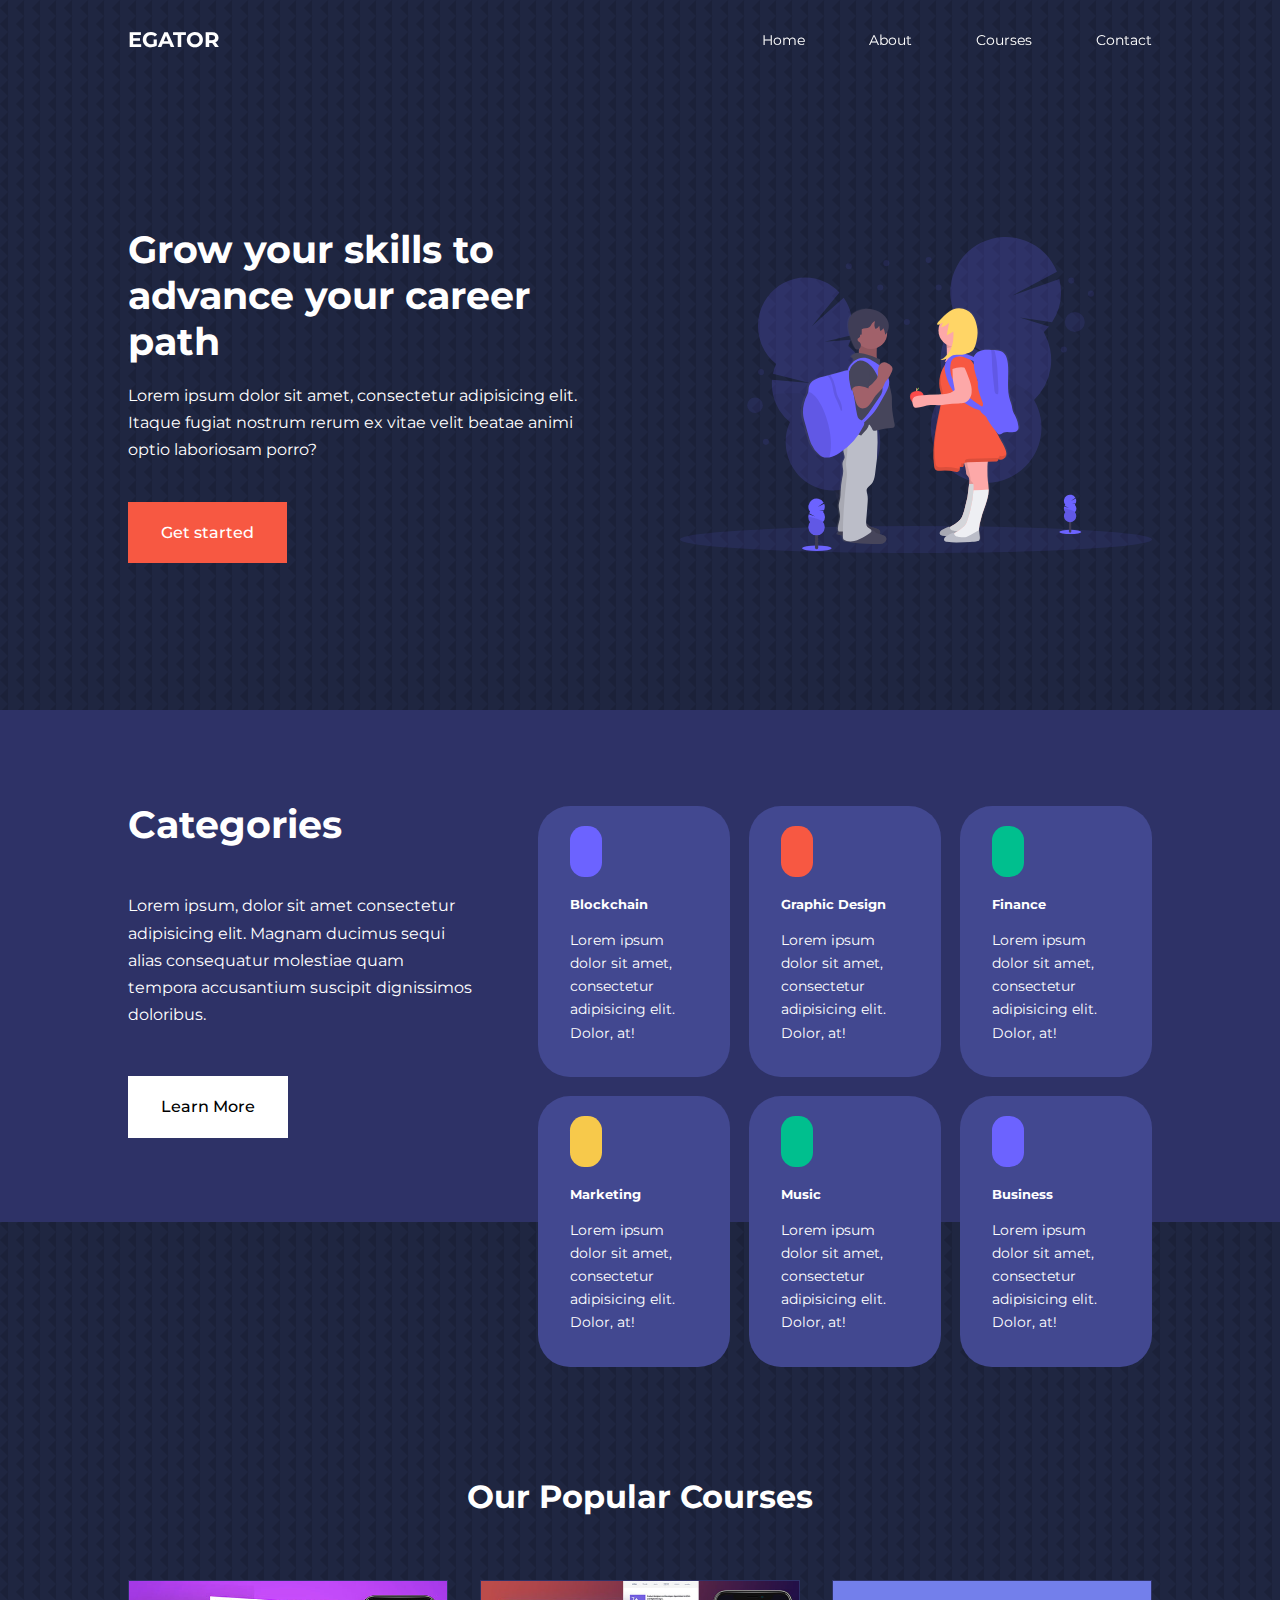
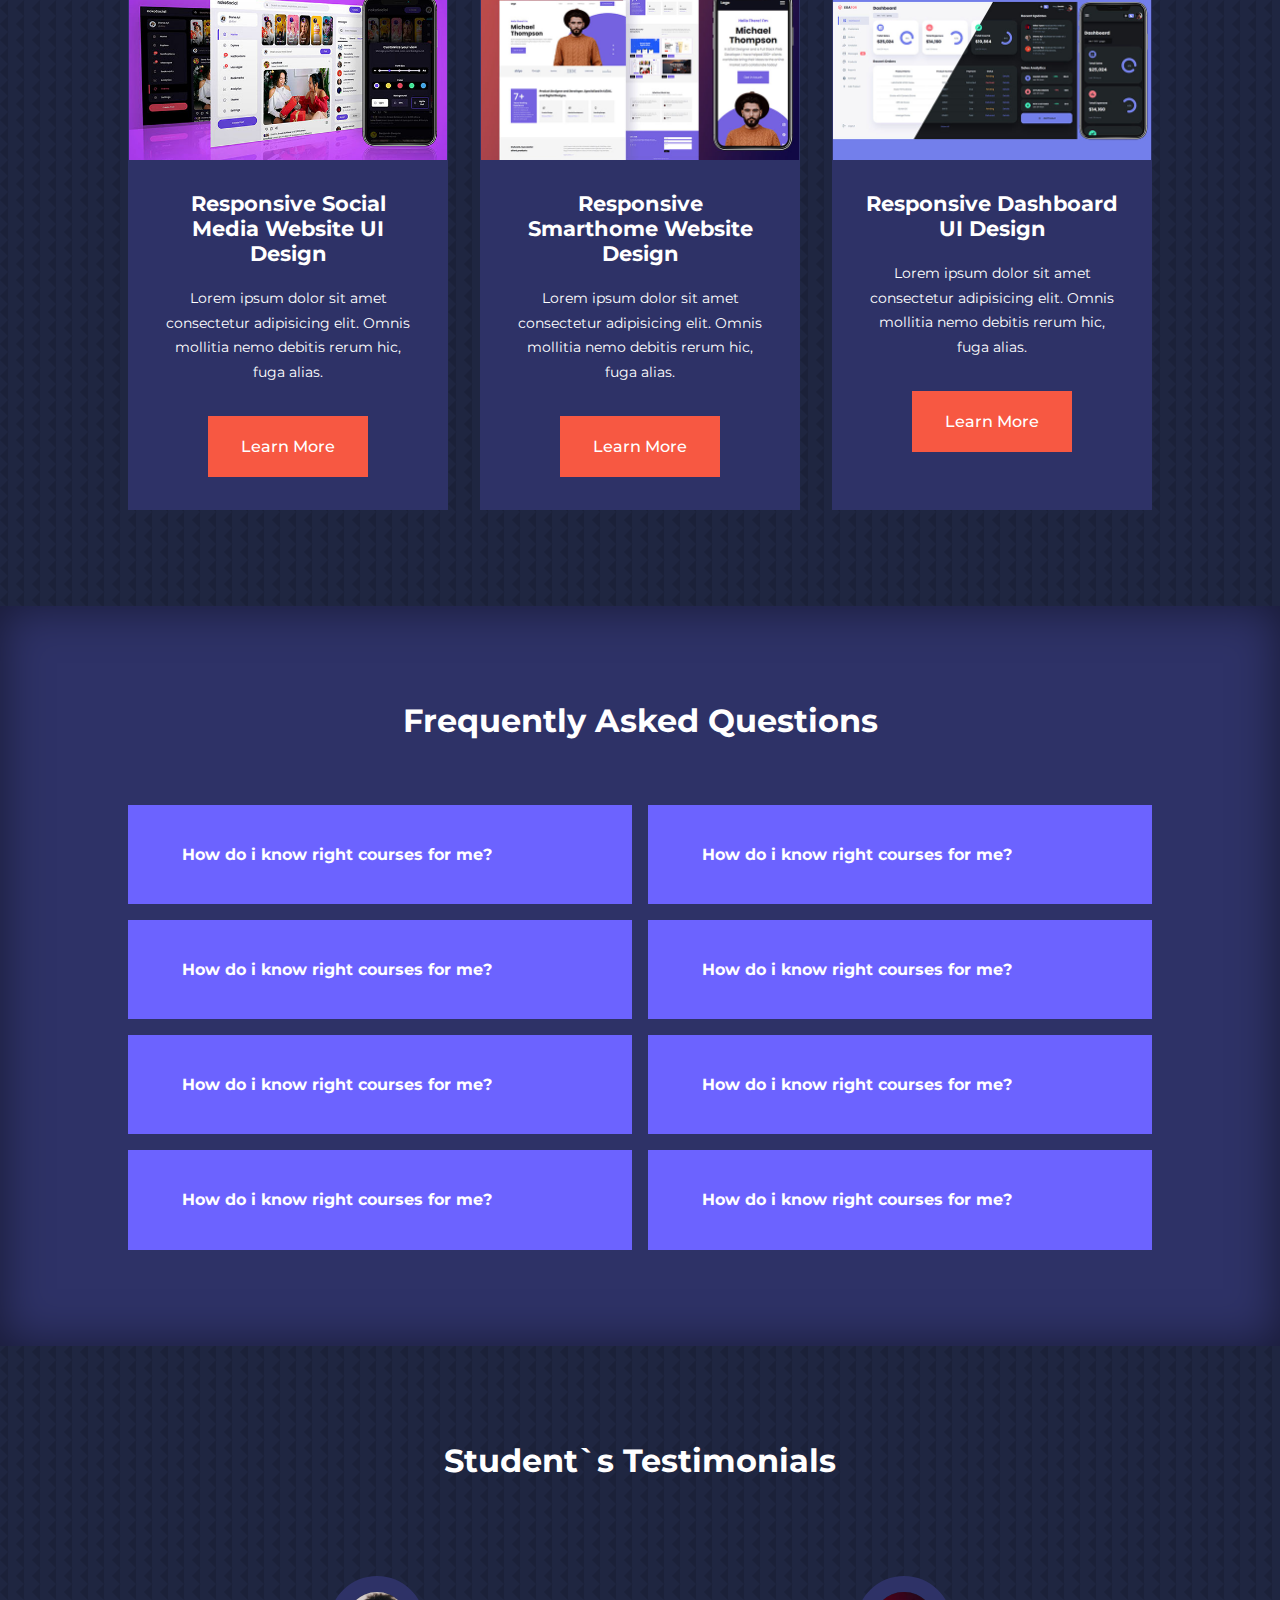
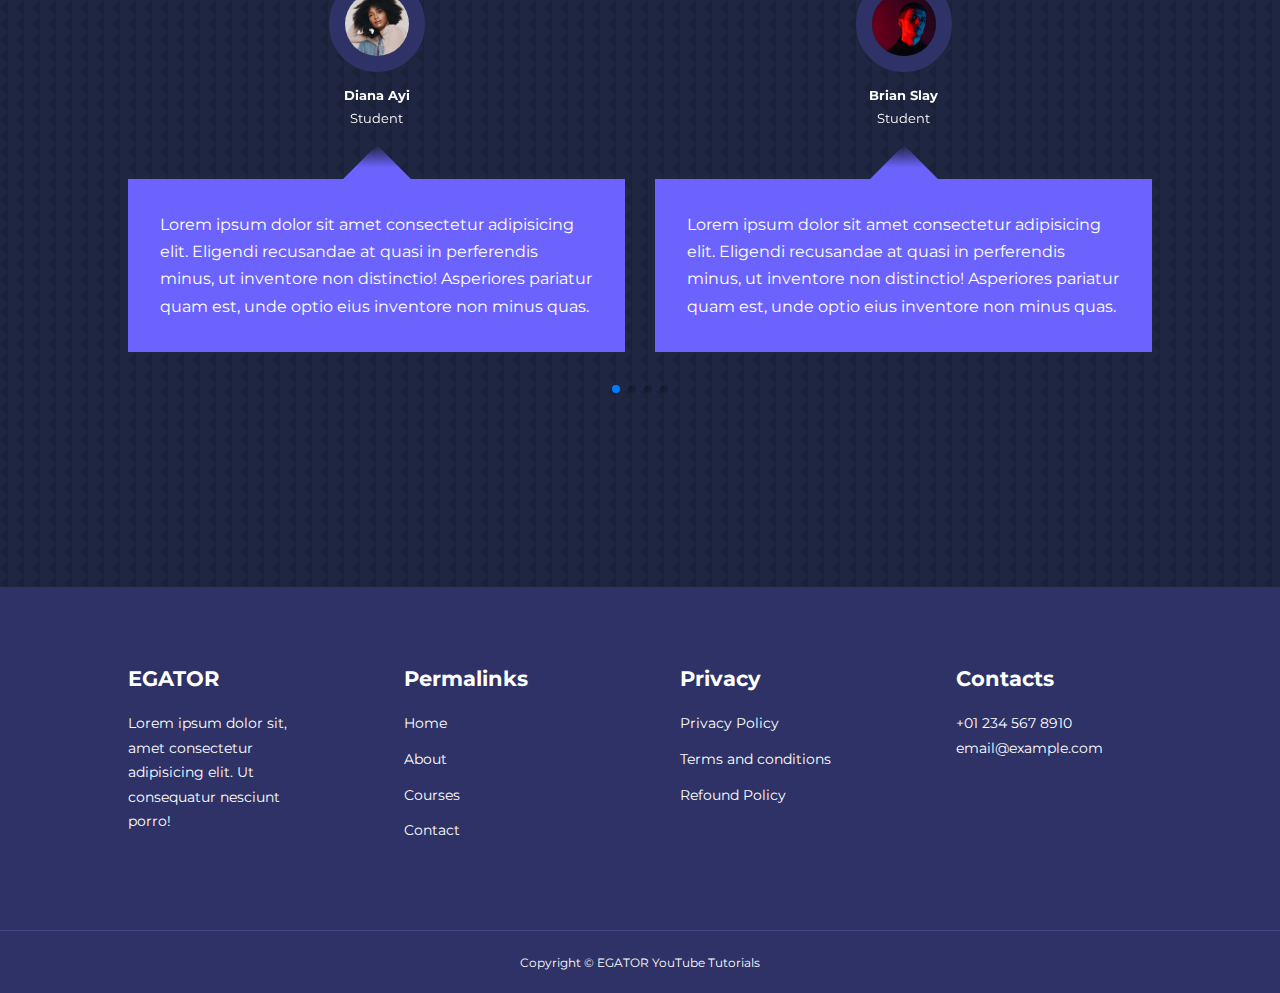
<file: index.html>
<!DOCTYPE html>
<html lang='en'>

<head>
  <meta charset='UTF-8'>
  <meta name='viewport' content='width=device-width, initial-scale=1.0'>

  <!--========== SWIPER CSS ==========-->
  <link rel="stylesheet" href="https://cdn.jsdelivr.net/npm/swiper@8/swiper-bundle.min.css">
  <!--========== UNICONS ICONS ==========-->
  <link rel="stylesheet" href="https://unicons.iconscout.com/release/v4.0.0/css/line.css">
  <!--========== CSS ==========-->
  <link rel='stylesheet' href='css/styles.css'>

  <!--========== SWIPER JS ==========-->
  <script src='https://cdn.jsdelivr.net/npm/swiper@8/swiper-bundle.min.js' defer></script>
  <!--========== JS ==========-->
  <script src='js/index.js' defer></script>
  <title>Multipage Website</title>

</head>
<body>

  <!--========== NAV ==========-->
  <nav>
    <div class="nav__container container">
      <a href="index.html"><h4>EGATOR</h4></a>

      <ul class="nav__menu">
        <li><a href="index.html">Home</a></li>
        <li><a href="about.html">About</a></li>
        <li><a href="courses.html">Courses</a></li>
        <li><a href="contact.html">Contact</a></li>
      </ul>

      <button id="open-menu-btn">
        <i class="uil uil-bars"></i>
      </button>

      <button class="close-menu-btn">
        <i class="uil uil-multiply"></i>
      </button>
    </div>
  </nav>

  <!--========== HEADER ==========-->
  <header>
    <div class="header__container container">
      <div class="header__left">
        <h1>Grow your skills to advance your career path</h1>

        <p>Lorem ipsum dolor sit amet, consectetur adipisicing elit. Itaque fugiat nostrum rerum ex vitae velit beatae animi optio laboriosam porro?</p>

        <a href="courses.html" class="btn btn-primary">
          Get started
        </a>
      </div>

      <div class="header__right">
        <div class="header__right-image">
          <img src="img/header.svg" alt="header image">
        </div>
      </div>
    </div>
  </header>

  <!--========== CATEGORIES ==========-->
  <section class="categories section">
    <div class="categories__container container">
      <div class="categories__left">
        <h1>Categories</h1>

        <p>Lorem ipsum, dolor sit amet consectetur adipisicing elit. Magnam ducimus sequi alias consequatur molestiae quam tempora accusantium suscipit dignissimos doloribus.</p>

        <a href="#" class="btn">Learn More</a>
      </div>

      <div class="categories__right">
        <article class="category">
          <span class="category__icon">
            <i class="uil uil-bitcoin-circle"></i>
          </span>

          <h5>Blockchain</h5>

          <p>Lorem ipsum dolor sit amet, consectetur adipisicing elit. Dolor, at!</p>
        </article>

        <article class="category">
          <span class="category__icon">
            <i class="uil uil-cloud-computing"></i>
          </span>

          <h5>Graphic Design</h5>

          <p>Lorem ipsum dolor sit amet, consectetur adipisicing elit. Dolor, at!</p>
        </article>

        <article class="category">
          <span class="category__icon">
            <i class="uil uil-palette"></i>
          </span>

          <h5>Finance</h5>

          <p>Lorem ipsum dolor sit amet, consectetur adipisicing elit. Dolor, at!</p>
        </article>

        <article class="category">
          <span class="category__icon">
            <i class="uil uil-coins"></i>
          </span>

          <h5>Marketing</h5>

          <p>Lorem ipsum dolor sit amet, consectetur adipisicing elit. Dolor, at!</p>
        </article>

        <article class="category">
          <span class="category__icon">
            <i class="uil uil-megaphone"></i>
          </span>

          <h5>Music</h5>

          <p>Lorem ipsum dolor sit amet, consectetur adipisicing elit. Dolor, at!</p>
        </article>

        <article class="category">
          <span class="category__icon">
            <i class="uil uil-boombox"></i>
          </span>

          <h5>Business</h5>

          <p>Lorem ipsum dolor sit amet, consectetur adipisicing elit. Dolor, at!</p>
        </article>
      </div>
    </div>
  </section>

  <!--========== COURSES ==========-->
  <section class="courses section">
    <h2>Our Popular Courses</h2>

    <div class="courses__container container">
      <article class="course">
        <div class="course__img">
          <img src="img/course1.jpg" alt="course image">
        </div>

        <div class="course__info">
          <h4>Responsive Social Media Website UI Design</h4>
  
          <p>Lorem ipsum dolor sit amet consectetur adipisicing elit. Omnis mollitia nemo debitis rerum hic, fuga alias.</p>
  
          <a href="course.html" class="btn btn-primary">
            Learn More
          </a>
        </div>
      </article>

      <article class="course">
        <div class="course__img">
          <img src="img/course2.jpg" alt="course image">
        </div>

        <div class="course__info">
          <h4>Responsive Smarthome Website Design</h4>
  
          <p>Lorem ipsum dolor sit amet consectetur adipisicing elit. Omnis mollitia nemo debitis rerum hic, fuga alias.</p>
  
          <a href="course.html" class="btn btn-primary">
            Learn More
          </a>
        </div>
      </article>

      <article class="course">
        <div class="course__img">
          <img src="img/course3.jpg" alt="course image">
        </div>

        <div class="course__info">
          <h4>Responsive Dashboard UI Design</h4>
  
          <p>Lorem ipsum dolor sit amet consectetur adipisicing elit. Omnis mollitia nemo debitis rerum hic, fuga alias.</p>
  
          <a href="course.html" class="btn btn-primary">
            Learn More
          </a>
        </div>
      </article>
    </div>
  </section>

  <!--========== FAQS ==========-->
  <section class="faqs section">
    <h2>Frequently Asked Questions</h2>

    <div class="faqs__container container">
      <article class="faq">
        <div class="faq__icon"><i class="uil uil-plus"></i></div>
        <div class="question__answer">
          <h4>How do i know right courses for me?</h4>

          <p>Lorem ipsum dolor sit amet consectetur adipisicing elit. Labore non, laborum reiciendis similique quisquam repellat dolor neque dolorem iusto? Mollitia vero voluptatem quaerat explicabo magni corrupti incidunt consequatur dolores minus!</p>
        </div>
      </article>

      <article class="faq">
        <div class="faq__icon"><i class="uil uil-plus"></i></div>
        <div class="question__answer">
          <h4>How do i know right courses for me?</h4>

          <p>Lorem ipsum dolor sit amet consectetur adipisicing elit. Labore non, laborum reiciendis similique quisquam repellat dolor neque dolorem iusto? Mollitia vero voluptatem quaerat explicabo magni corrupti incidunt consequatur dolores minus!</p>
        </div>
      </article>

      <article class="faq">
        <div class="faq__icon"><i class="uil uil-plus"></i></div>
        <div class="question__answer">
          <h4>How do i know right courses for me?</h4>

          <p>Lorem ipsum dolor sit amet consectetur adipisicing elit. Labore non, laborum reiciendis similique quisquam repellat dolor neque dolorem iusto? Mollitia vero voluptatem quaerat explicabo magni corrupti incidunt consequatur dolores minus!</p>
        </div>
      </article>

      <article class="faq">
        <div class="faq__icon"><i class="uil uil-plus"></i></div>
        <div class="question__answer">
          <h4>How do i know right courses for me?</h4>

          <p>Lorem ipsum dolor sit amet consectetur adipisicing elit. Labore non, laborum reiciendis similique quisquam repellat dolor neque dolorem iusto? Mollitia vero voluptatem quaerat explicabo magni corrupti incidunt consequatur dolores minus!</p>
        </div>
      </article>

      <article class="faq">
        <div class="faq__icon"><i class="uil uil-plus"></i></div>
        <div class="question__answer">
          <h4>How do i know right courses for me?</h4>

          <p>Lorem ipsum dolor sit amet consectetur adipisicing elit. Labore non, laborum reiciendis similique quisquam repellat dolor neque dolorem iusto? Mollitia vero voluptatem quaerat explicabo magni corrupti incidunt consequatur dolores minus!</p>
        </div>
      </article>

      <article class="faq">
        <div class="faq__icon"><i class="uil uil-plus"></i></div>
        <div class="question__answer">
          <h4>How do i know right courses for me?</h4>

          <p>Lorem ipsum dolor sit amet consectetur adipisicing elit. Labore non, laborum reiciendis similique quisquam repellat dolor neque dolorem iusto? Mollitia vero voluptatem quaerat explicabo magni corrupti incidunt consequatur dolores minus!</p>
        </div>
      </article>

      <article class="faq">
        <div class="faq__icon"><i class="uil uil-plus"></i></div>
        <div class="question__answer">
          <h4>How do i know right courses for me?</h4>

          <p>Lorem ipsum dolor sit amet consectetur adipisicing elit. Labore non, laborum reiciendis similique quisquam repellat dolor neque dolorem iusto? Mollitia vero voluptatem quaerat explicabo magni corrupti incidunt consequatur dolores minus!</p>
        </div>
      </article>

      <article class="faq">
        <div class="faq__icon"><i class="uil uil-plus"></i></div>
        <div class="question__answer">
          <h4>How do i know right courses for me?</h4>

          <p>Lorem ipsum dolor sit amet consectetur adipisicing elit. Labore non, laborum reiciendis similique quisquam repellat dolor neque dolorem iusto? Mollitia vero voluptatem quaerat explicabo magni corrupti incidunt consequatur dolores minus!</p>
        </div>
      </article>
    </div>
  </section>

  <!--========== TESTIMONIALS ==========-->
  <section class="testimonial__container container section  mySwiper">
    <h2>Student`s Testimonials</h2>

    <div class="swiper-wrapper">
      <article class="testimonial swiper-slide">
        <div class="avatar">
          <img src="img/avatar1.jpg">
        </div>

        <div class="testimonial__info">
          <h5>Diana Ayi</h5>
          <small>Student</small>
        </div>

        <div class="testimonial__body">
          <p>
            Lorem ipsum dolor sit amet consectetur adipisicing elit. Eligendi recusandae at quasi in perferendis minus, ut inventore non distinctio! Asperiores pariatur quam est, unde optio eius inventore non minus quas.
          </p>
        </div>
      </article>

      <article class="testimonial swiper-slide">
        <div class="avatar">
          <img src="img/avatar2.jpg">
        </div>

        <div class="testimonial__info">
          <h5>Brian Slay</h5>
          <small>Student</small>
        </div>

        <div class="testimonial__body">
          <p>
            Lorem ipsum dolor sit amet consectetur adipisicing elit. Eligendi recusandae at quasi in perferendis minus, ut inventore non distinctio! Asperiores pariatur quam est, unde optio eius inventore non minus quas.
          </p>
        </div>
      </article>

      <article class="testimonial swiper-slide">
        <div class="avatar">
          <img src="img/avatar3.jpg">
        </div>

        <div class="testimonial__info">
          <h5>Ernest Achiever</h5>
          <small>Web Developer</small>
        </div>

        <div class="testimonial__body">
          <p>
            Lorem ipsum dolor sit amet consectetur adipisicing elit. Eligendi recusandae at quasi in perferendis minus, ut inventore non distinctio! Asperiores pariatur quam est, unde optio eius inventore non minus quas.
          </p>
        </div>
      </article>

      <article class="testimonial swiper-slide">
        <div class="avatar">
          <img src="img/avatar4.jpg">
        </div>

        <div class="testimonial__info">
          <h5>George Brown</h5>
          <small>Student</small>
        </div>

        <div class="testimonial__body">
          <p>
            Lorem ipsum dolor sit amet consectetur adipisicing elit. Eligendi recusandae at quasi in perferendis minus, ut inventore non distinctio! Asperiores pariatur quam est, unde optio eius inventore non minus quas.
          </p>
        </div>
      </article>

      <article class="testimonial swiper-slide">
        <div class="avatar">
          <img src="img/avatar5.jpg">
        </div>

        <div class="testimonial__info">
          <h5>Ivan Dest</h5>
          <small>Student</small>
        </div>

        <div class="testimonial__body">
          <p>
            Lorem ipsum dolor sit amet consectetur adipisicing elit. Eligendi recusandae at quasi in perferendis minus, ut inventore non distinctio! Asperiores pariatur quam est, unde optio eius inventore non minus quas.
          </p>
        </div>
      </article>
    </div>

    <div class="swiper-pagination"></div>
  </section>

  <!--========== FOOTER ==========-->
  <footer class="footer">
    <div class="footer__container container">
      <div class="footer__1">
        <a href="index.html" class="footer__logo"><h4>EGATOR</h4></a>

        <p>Lorem ipsum dolor sit, amet consectetur adipisicing elit. Ut consequatur nesciunt porro!</p>
      </div>

      <div class="footer__2">
        <h4>Permalinks</h4>

        <ul class="permalinks">
          <li><a href="index.html">Home</a></li>
          <li><a href="about.html">About</a></li>
          <li><a href="courses.html">Courses</a></li>
          <li><a href="contact.html">Contact</a></li>
        </ul>
      </div>

      <div class="footer__3">
        <h4>Privacy</h4>

        <ul class="privacy">
          <li><a href="#">Privacy Policy</a></li>
          <li><a href="#">Terms and conditions</a></li>
          <li><a href="#">Refound Policy</a></li>
        </ul>
      </div>

      <div class="footer__4">
        <h4>Contacts</h4>

        <div>
          <p>+01 234 567 8910</p>
          <p>email@example.com</p>
        </div>

        <ul class="footer__socials">
          <li>
            <a href="">
              <i class="uil uil-facebook-f"></i>
            </a>
          </li>
          <li>
            <a href="">
              <i class="uil uil-instagram"></i>
            </a>
          </li>
          <li>
            <a href="">
              <i class="uil uil-twitter-alt"></i>
            </a>
          </li>
          <li>
            <a href="">
              <i class="uil uil-linkedin"></i>
            </a>
          </li>
        </ul>
      </div>
    </div>

    <div class="footer__copyright">
      <small>Copyright &copy; EGATOR YouTube Tutorials</small>
    </div>
  </footer>
</body>
</html>
</file>
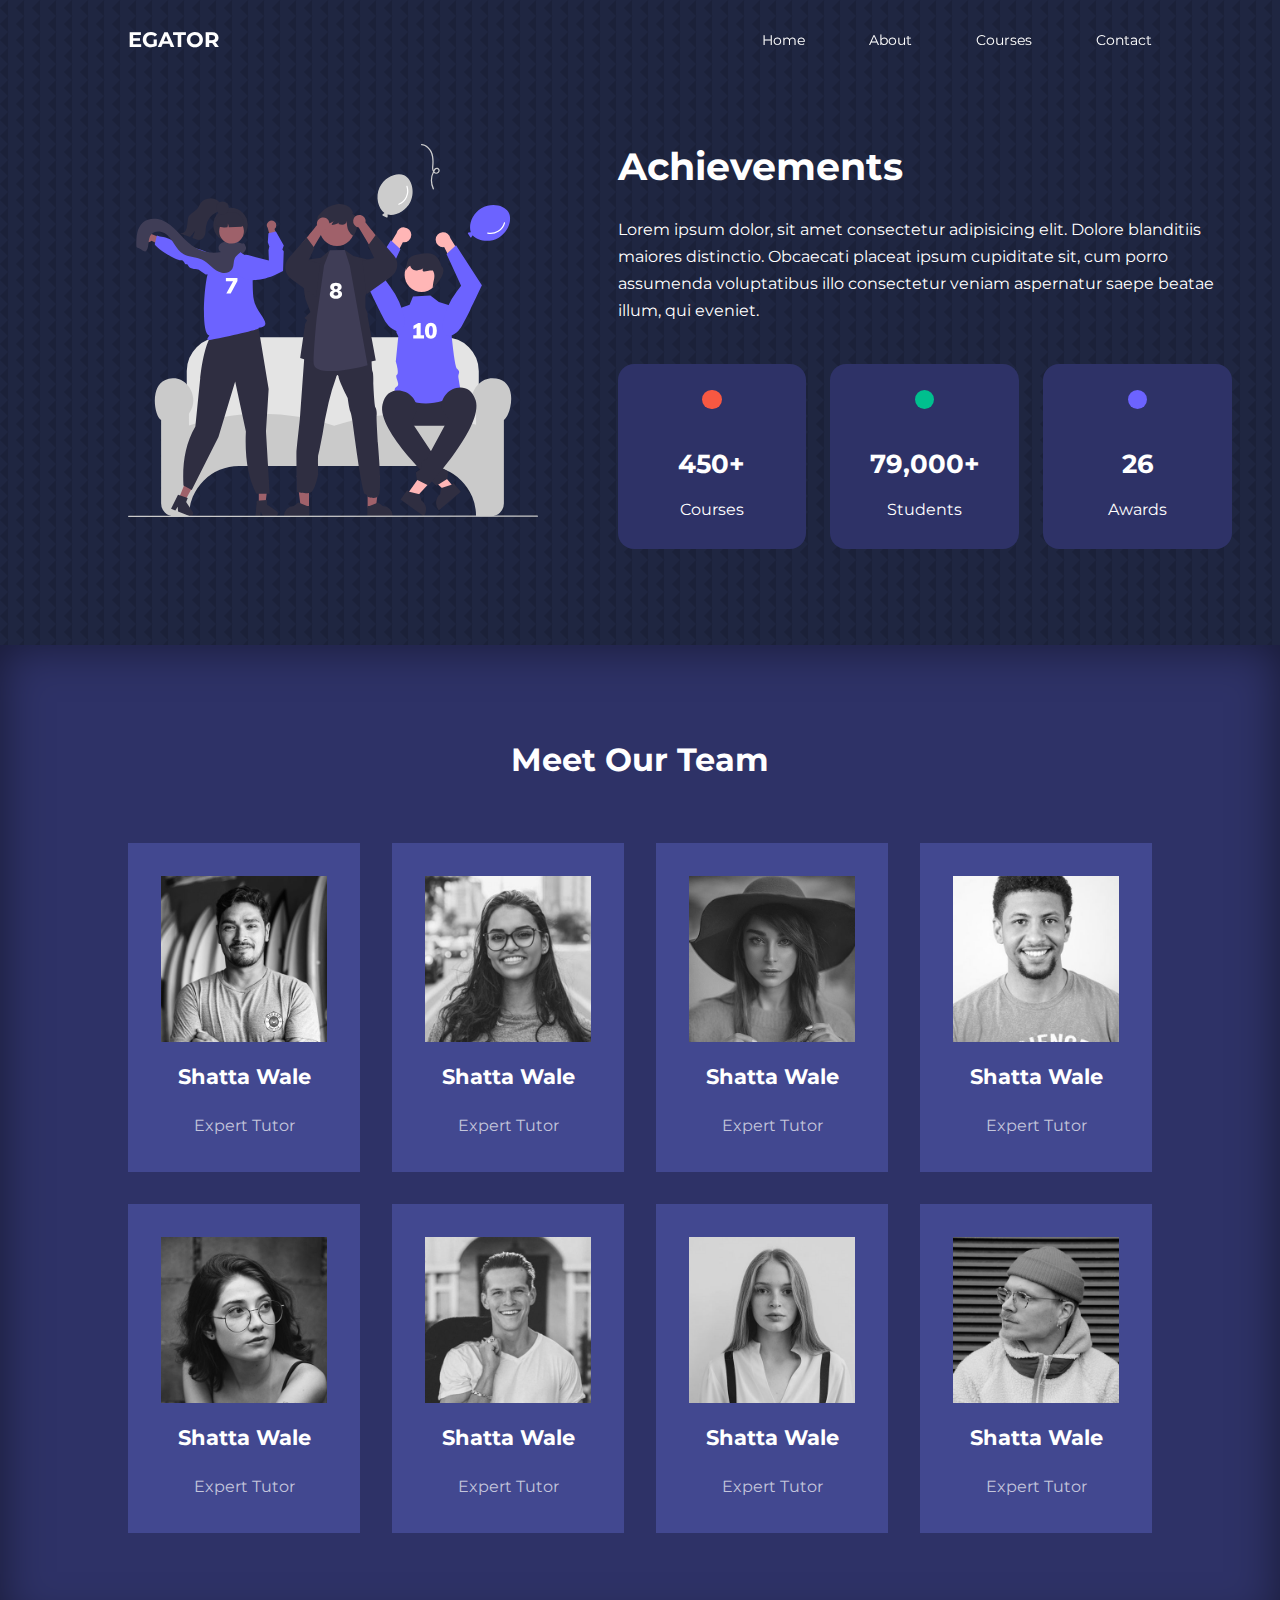
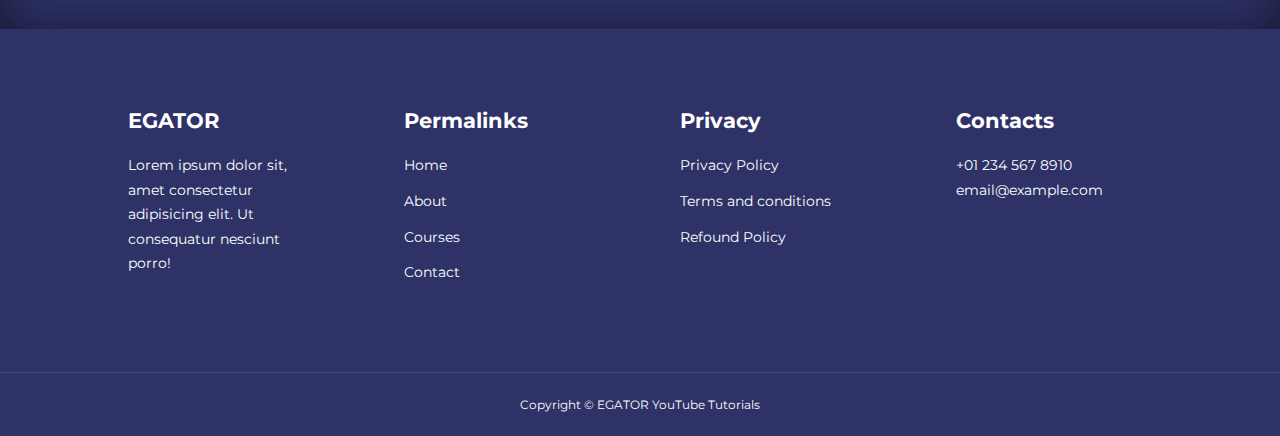
<file: about.html>
<!DOCTYPE html>
<html lang='en'>

<head>
  <meta charset='UTF-8'>
  <meta name='viewport' content='width=device-width, initial-scale=1.0'>

  <!--========== UNICONS ICONS ==========-->
  <link rel="stylesheet" href="https://unicons.iconscout.com/release/v4.0.0/css/line.css">

  <!--========== CSS ==========-->
  <link rel='stylesheet' href='css/styles.css'>
  <link rel='stylesheet' href='css/about.css'>

  <!--========== SWIPER JS ==========-->
  <script src='https://cdn.jsdelivr.net/npm/swiper@8/swiper-bundle.min.js' defer></script>

  <!--========== JS ==========-->
  <script src='js/index.js' defer></script>
  <title>Multipage Website</title>
</head>

<body>

  <!--========== NAV ==========-->
  <nav>
    <div class="nav__container container">
      <a href="index.html">
        <h4>EGATOR</h4>
      </a>

      <ul class="nav__menu">
        <li><a href="index.html">Home</a></li>
        <li><a href="about.html">About</a></li>
        <li><a href="courses.html">Courses</a></li>
        <li><a href="contact.html">Contact</a></li>
      </ul>

      <button id="open-menu-btn">
        <i class="uil uil-bars"></i>
      </button>

      <button class="close-menu-btn">
        <i class="uil uil-multiply"></i>
      </button>
    </div>
  </nav>

  <!--========== ACHIEVEMENTS ==========-->
  <section class="about__achievements section">
    <div class="about__achievements-container container">
      <div class="about__achievements-left">
        <img src="img/about achievements.svg">
      </div>

      <div class="about__achievements-right">
        <h1>Achievements</h1>

        <p>Lorem ipsum dolor, sit amet consectetur adipisicing elit. Dolore blanditiis maiores distinctio. Obcaecati placeat ipsum cupiditate sit, cum porro assumenda voluptatibus illo consectetur veniam aspernatur saepe beatae illum, qui eveniet.</p>

        <div class="achievements__cards">
          <article class="achievement__card">
            <span class="achievement__icon">
              <i class="uil uil-video"></i>
            </span>

            <h3>450+</h3>

            <p>Courses</p>
          </article>

          <article class="achievement__card">
            <span class="achievement__icon">  
              <i class="uil uil-user"></i>
            </span>

            <h3>79,000+</h3>

            <p>Students</p>
          </article>

          <article class="achievement__card">
            <span class="achievement__icon">
              <i class="uil uil-trophy"></i>
            </span>

            <h3>26</h3>

            <p>Awards</p>
          </article>
        </div>
      </div>
    </div>
  </section>

  <!--========== TEAM ==========-->
  <section class="team section">
    <h2>Meet Our Team</h2>

    <div class="team__container container">
      <article class="team__member">
        <div class="team__member-image">
          <img src="img/tm1.jpg">
        </div>

        <div class="team__member-info">
          <h4>Shatta Wale</h4>
          <p>Expert Tutor</p>
        </div>

        <div class="team__member-socials">
          <a href="#" target="_blank">
            <i class="uil uil-instagram-alt"></i>
          </a>

          <a href="#" target="_blank">
            <i class="uil uil-twitter"></i>
          </a>

          <a href="#" target="_blank">
            <i class="uil uil-twitter"></i>
          </a>
        </div>
      </article>

      <article class="team__member">
        <div class="team__member-image">
          <img src="img/tm2.jpg">
        </div>

        <div class="team__member-info">
          <h4>Shatta Wale</h4>
          <p>Expert Tutor</p>
        </div>

        <div class="team__member-socials">
          <a href="#" target="_blank">
            <i class="uil uil-instagram-alt"></i>
          </a>

          <a href="#" target="_blank">
            <i class="uil uil-twitter"></i>
          </a>

          <a href="#" target="_blank">
            <i class="uil uil-twitter"></i>
          </a>
        </div>
      </article>

      <article class="team__member">
        <div class="team__member-image">
          <img src="img/tm3.jpg">
        </div>

        <div class="team__member-info">
          <h4>Shatta Wale</h4>
          <p>Expert Tutor</p>
        </div>

        <div class="team__member-socials">
          <a href="#" target="_blank">
            <i class="uil uil-instagram-alt"></i>
          </a>

          <a href="#" target="_blank">
            <i class="uil uil-twitter"></i>
          </a>

          <a href="#" target="_blank">
            <i class="uil uil-twitter"></i>
          </a>
        </div>
      </article>

      <article class="team__member">
        <div class="team__member-image">
          <img src="img/tm4.jpg">
        </div>

        <div class="team__member-info">
          <h4>Shatta Wale</h4>
          <p>Expert Tutor</p>
        </div>

        <div class="team__member-socials">
          <a href="#" target="_blank">
            <i class="uil uil-instagram-alt"></i>
          </a>

          <a href="#" target="_blank">
            <i class="uil uil-twitter"></i>
          </a>

          <a href="#" target="_blank">
            <i class="uil uil-twitter"></i>
          </a>
        </div>
      </article>

      <article class="team__member">
        <div class="team__member-image">
          <img src="img/tm5.jpg">
        </div>

        <div class="team__member-info">
          <h4>Shatta Wale</h4>
          <p>Expert Tutor</p>
        </div>

        <div class="team__member-socials">
          <a href="#" target="_blank">
            <i class="uil uil-instagram-alt"></i>
          </a>

          <a href="#" target="_blank">
            <i class="uil uil-twitter"></i>
          </a>

          <a href="#" target="_blank">
            <i class="uil uil-twitter"></i>
          </a>
        </div>
      </article>

      <article class="team__member">
        <div class="team__member-image">
          <img src="img/tm6.jpg">
        </div>

        <div class="team__member-info">
          <h4>Shatta Wale</h4>
          <p>Expert Tutor</p>
        </div>

        <div class="team__member-socials">
          <a href="#" target="_blank">
            <i class="uil uil-instagram-alt"></i>
          </a>

          <a href="#" target="_blank">
            <i class="uil uil-twitter"></i>
          </a>

          <a href="#" target="_blank">
            <i class="uil uil-twitter"></i>
          </a>
        </div>
      </article>

      <article class="team__member">
        <div class="team__member-image">
          <img src="img/tm7.jpg">
        </div>

        <div class="team__member-info">
          <h4>Shatta Wale</h4>
          <p>Expert Tutor</p>
        </div>

        <div class="team__member-socials">
          <a href="#" target="_blank">
            <i class="uil uil-instagram-alt"></i>
          </a>

          <a href="#" target="_blank">
            <i class="uil uil-twitter"></i>
          </a>

          <a href="#" target="_blank">
            <i class="uil uil-twitter"></i>
          </a>
        </div>
      </article>

      <article class="team__member">
        <div class="team__member-image">
          <img src="img/tm8.jpg">
        </div>

        <div class="team__member-info">
          <h4>Shatta Wale</h4>
          <p>Expert Tutor</p>
        </div>

        <div class="team__member-socials">
          <a href="#" target="_blank">
            <i class="uil uil-instagram-alt"></i>
          </a>

          <a href="#" target="_blank">
            <i class="uil uil-twitter"></i>
          </a>

          <a href="#" target="_blank">
            <i class="uil uil-twitter"></i>
          </a>
        </div>
      </article>
    </div>

  </section>

  <!--========== FOOTER ==========-->
  <footer class="footer">
    <div class="footer__container container">
      <div class="footer__1">
        <a href="index.html" class="footer__logo">
          <h4>EGATOR</h4>
        </a>

        <p>Lorem ipsum dolor sit, amet consectetur adipisicing elit. Ut consequatur nesciunt porro!</p>
      </div>

      <div class="footer__2">
        <h4>Permalinks</h4>

        <ul class="permalinks">
          <li><a href="index.html">Home</a></li>
          <li><a href="about.html">About</a></li>
          <li><a href="courses.html">Courses</a></li>
          <li><a href="contact.html">Contact</a></li>
        </ul>
      </div>

      <div class="footer__3">
        <h4>Privacy</h4>

        <ul class="privacy">
          <li><a href="#">Privacy Policy</a></li>
          <li><a href="#">Terms and conditions</a></li>
          <li><a href="#">Refound Policy</a></li>
        </ul>
      </div>

      <div class="footer__4">
        <h4>Contacts</h4>

        <div>
          <p>+01 234 567 8910</p>
          <p>email@example.com</p>
        </div>

        <ul class="footer__socials">
          <li>
            <a href="">
              <i class="uil uil-facebook-f"></i>
            </a>
          </li>
          <li>
            <a href="">
              <i class="uil uil-instagram"></i>
            </a>
          </li>
          <li>
            <a href="">
              <i class="uil uil-twitter-alt"></i>
            </a>
          </li>
          <li>
            <a href="">
              <i class="uil uil-linkedin"></i>
            </a>
          </li>
        </ul>
      </div>
    </div>

    <div class="footer__copyright">
      <small>Copyright &copy; EGATOR YouTube Tutorials</small>
    </div>
  </footer>
</body>
</html>
</file>
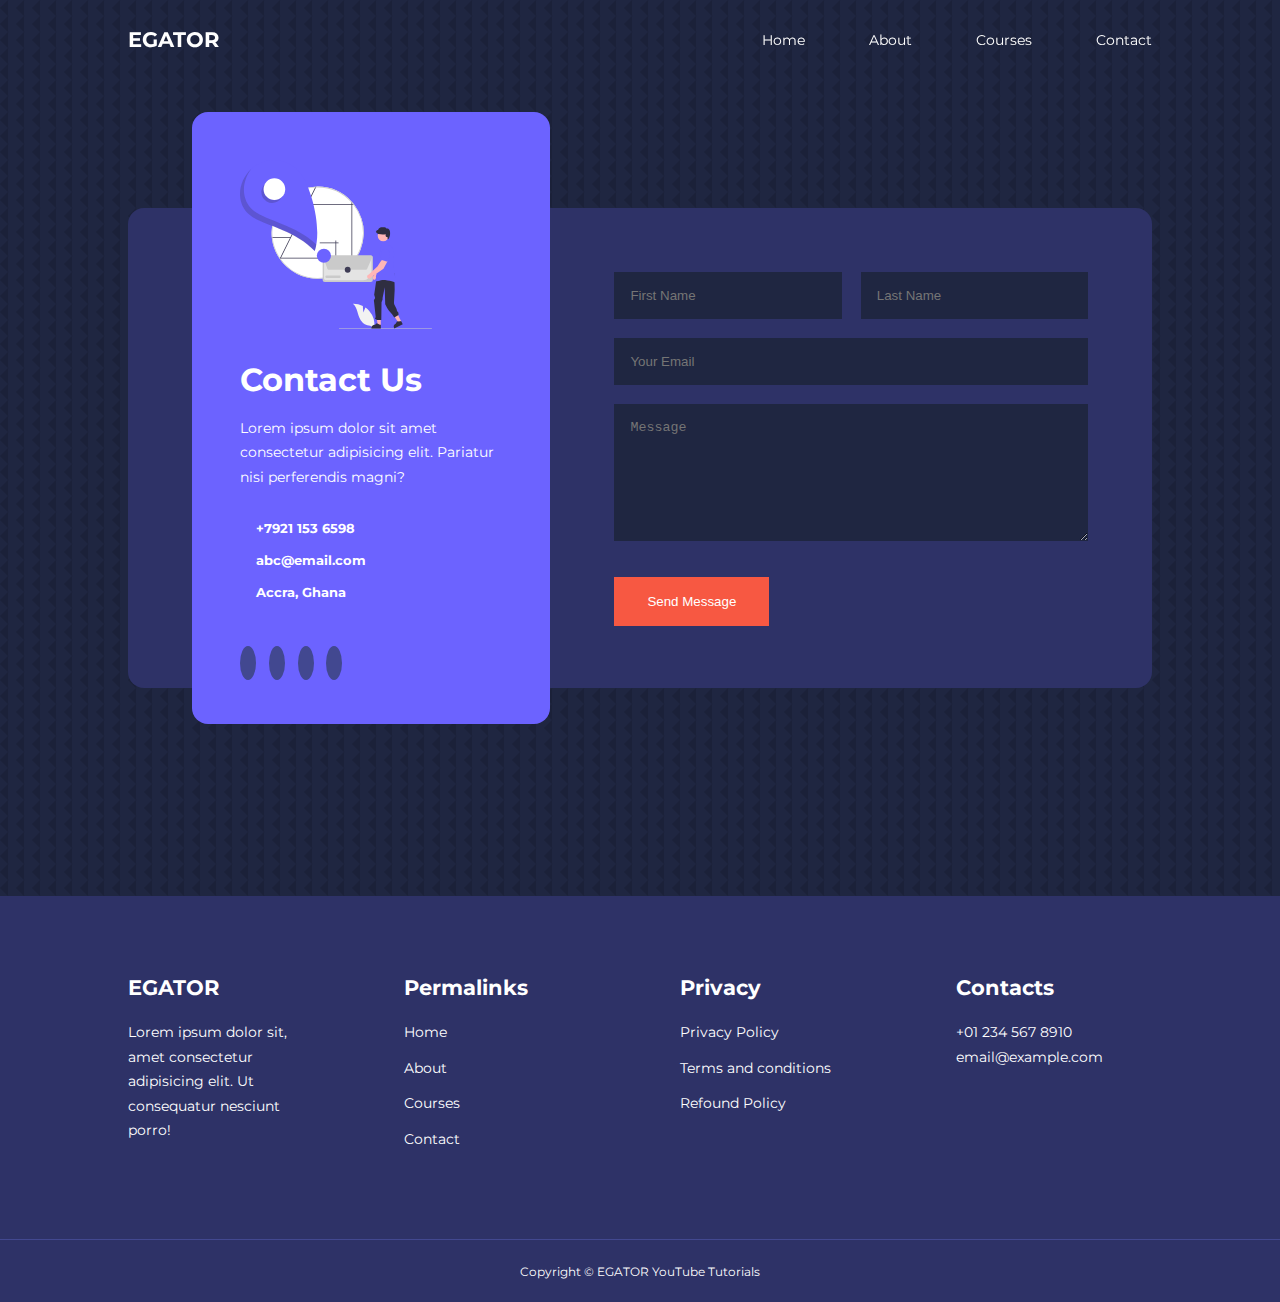
<file: contact.html>
<!DOCTYPE html>
<html lang='en'>

<head>
  <meta charset='UTF-8'>
  <meta name='viewport' content='width=device-width, initial-scale=1.0'>

  <!--========== UNICONS ICONS ==========-->
  <link rel="stylesheet" href="https://unicons.iconscout.com/release/v4.0.0/css/line.css">

  <!--========== CSS ==========-->
  <link rel='stylesheet' href='css/styles.css'>
  <link rel='stylesheet' href='css/contact.css'>

  <!--========== SWIPER JS ==========-->
  <script src='https://cdn.jsdelivr.net/npm/swiper@8/swiper-bundle.min.js' defer></script>

  <!--========== JS ==========-->
  <script src='js/index.js' defer></script>
  <title>Multipage Website</title>
</head>

<body>

  <!--========== NAV ==========-->
  <nav>
    <div class="nav__container container">
      <a href="index.html">
        <h4>EGATOR</h4>
      </a>

      <ul class="nav__menu">
        <li><a href="index.html">Home</a></li>
        <li><a href="about.html">About</a></li>
        <li><a href="courses.html">Courses</a></li>
        <li><a href="contact.html">Contact</a></li>
      </ul>

      <button id="open-menu-btn">
        <i class="uil uil-bars"></i>
      </button>

      <button class="close-menu-btn">
        <i class="uil uil-multiply"></i>
      </button>
    </div>
  </nav>

  <!--========== CONTACT ==========-->
  <section class="section contact">
    <div class="contact__container container">
      <aside class="contact__aside">
        <div class="aside__image">
          <img src="img/contact.svg">
        </div>

        <h2>Contact Us</h2>

        <p>Lorem ipsum dolor sit amet consectetur adipisicing elit. Pariatur nisi perferendis magni?</p>

        <ul class="contact__details">
          <li>
            <i class="uil uil-phone"></i>
            <h5>+7921 153 6598</h5>
          </li>

          <li>
            <i class="uil uil-envelope"></i>
            <h5>abc@email.com</h5>
          </li>

          <li>
            <i class="uil uil-map-marker"></i>
            <h5>Accra, Ghana</h5>
          </li>
        </ul>

        <ul class="contact__socials">
          <li>
            <a href="#" target="_blank">
              <i class="uil uil-facebook-f"></i>
            </a>
          </li>

          <li>
            <a href="#" target="_blank">
              <i class="uil uil-twitter-alt"></i>
            </a>
          </li>

          <li>
            <a href="#" target="_blank">
              <i class="uil uil-linkedin-alt"></i>
            </a>
          </li>

          <li>
            <a href="#" target="_blank">
              <i class="uil uil-instagram"></i>
            </a>
          </li>
        </ul>
      </aside>

      <form action="https://formspree.io/f/mlekgzay" method="POST" class="contact__form">
        <div class="form__name">
          <input type="text" name="First Name" placeholder="First Name" required>
          <input type="text" name="Last Name" placeholder="Last Name" required>
        </div>

        <input type="email" name="Email Address" placeholder="Your Email" required>

        <textarea name="Message" rows="7" placeholder="Message" required></textarea>

        <button type="submit" class="btn btn-primary">
          Send Message
        </button>
      </form>
    </div>
  </section>

  <!--========== FOOTER ==========-->
  <footer class="footer">
    <div class="footer__container container">
      <div class="footer__1">
        <a href="index.html" class="footer__logo">
          <h4>EGATOR</h4>
        </a>

        <p>Lorem ipsum dolor sit, amet consectetur adipisicing elit. Ut consequatur nesciunt porro!</p>
      </div>

      <div class="footer__2">
        <h4>Permalinks</h4>

        <ul class="permalinks">
          <li><a href="index.html">Home</a></li>
          <li><a href="about.html">About</a></li>
          <li><a href="courses.html">Courses</a></li>
          <li><a href="contact.html">Contact</a></li>
        </ul>
      </div>

      <div class="footer__3">
        <h4>Privacy</h4>

        <ul class="privacy">
          <li><a href="#">Privacy Policy</a></li>
          <li><a href="#">Terms and conditions</a></li>
          <li><a href="#">Refound Policy</a></li>
        </ul>
      </div>

      <div class="footer__4">
        <h4>Contacts</h4>

        <div>
          <p>+01 234 567 8910</p>
          <p>email@example.com</p>
        </div>

        <ul class="footer__socials">
          <li>
            <a href="">
              <i class="uil uil-facebook-f"></i>
            </a>
          </li>
          <li>
            <a href="">
              <i class="uil uil-instagram"></i>
            </a>
          </li>
          <li>
            <a href="">
              <i class="uil uil-twitter-alt"></i>
            </a>
          </li>
          <li>
            <a href="">
              <i class="uil uil-linkedin"></i>
            </a>
          </li>
        </ul>
      </div>
    </div>

    <div class="footer__copyright">
      <small>Copyright &copy; EGATOR YouTube Tutorials</small>
    </div>
  </footer>
</body>

</html>
</file>
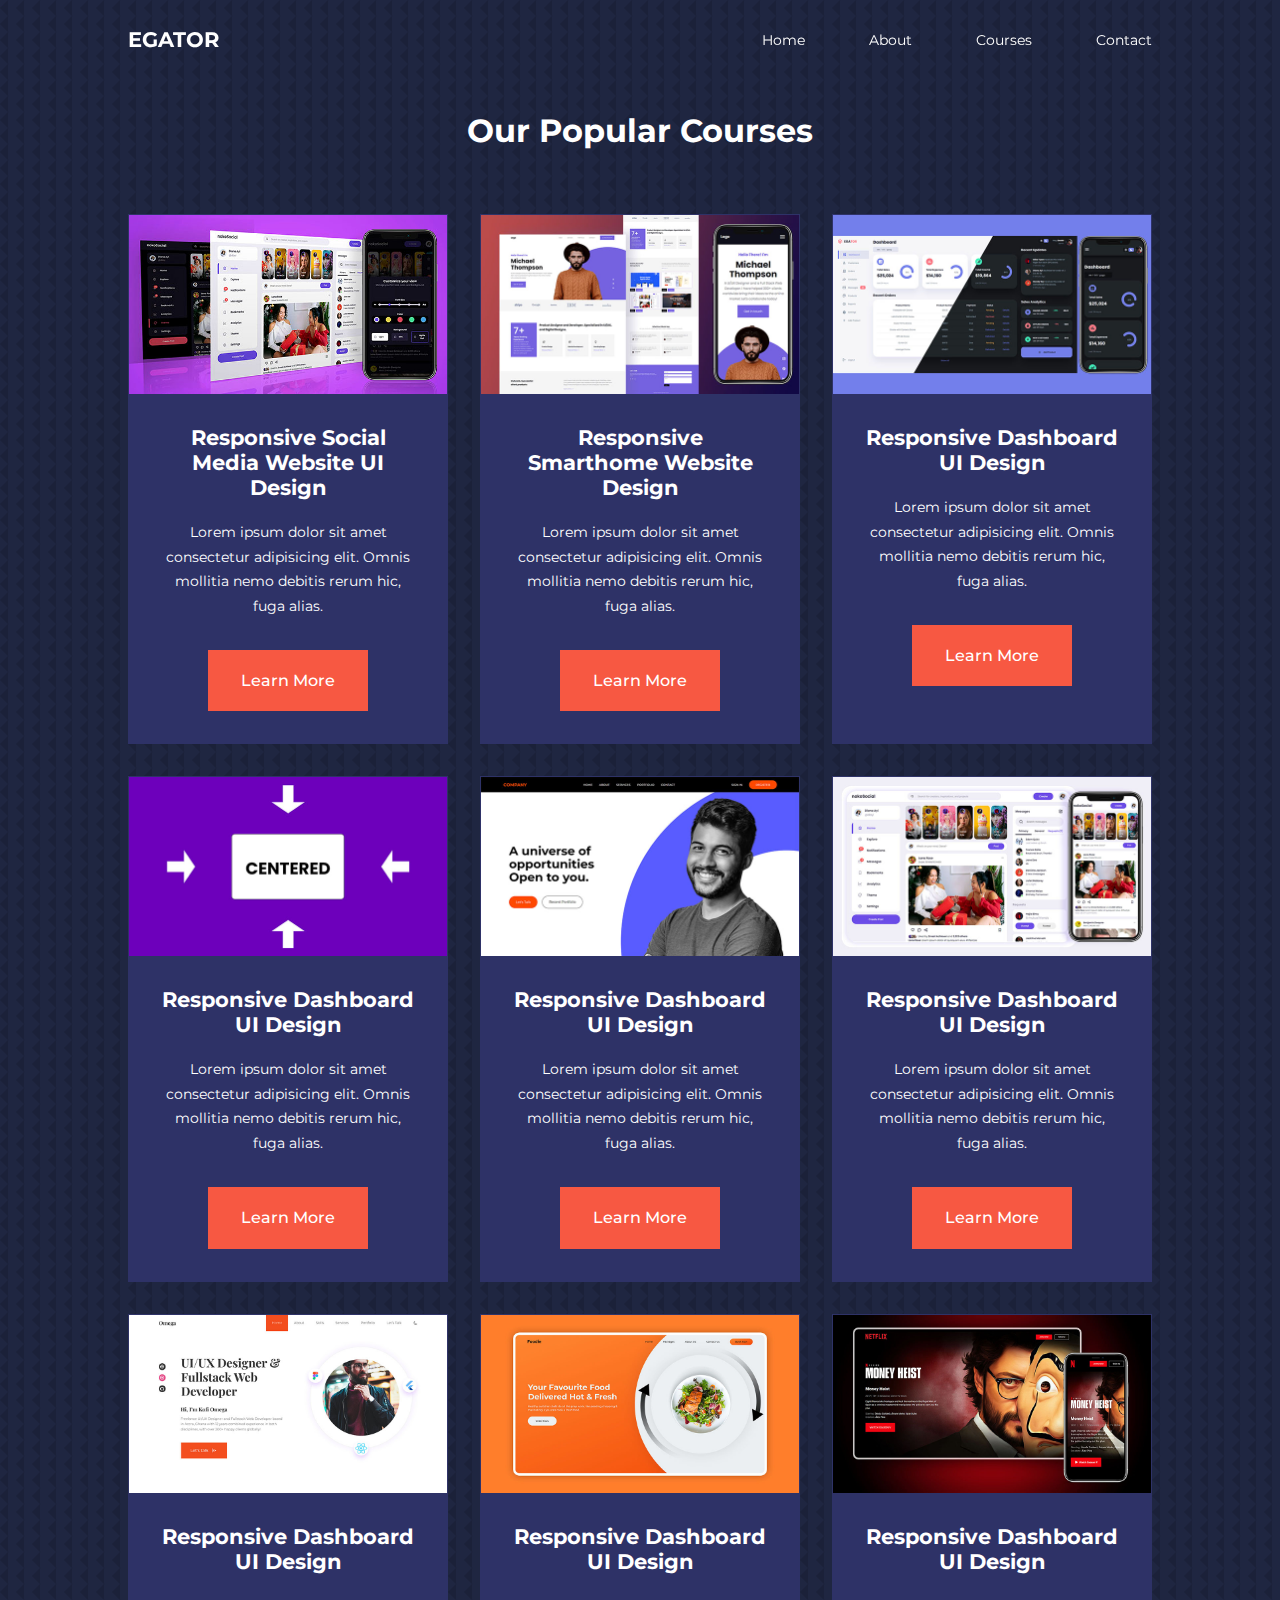
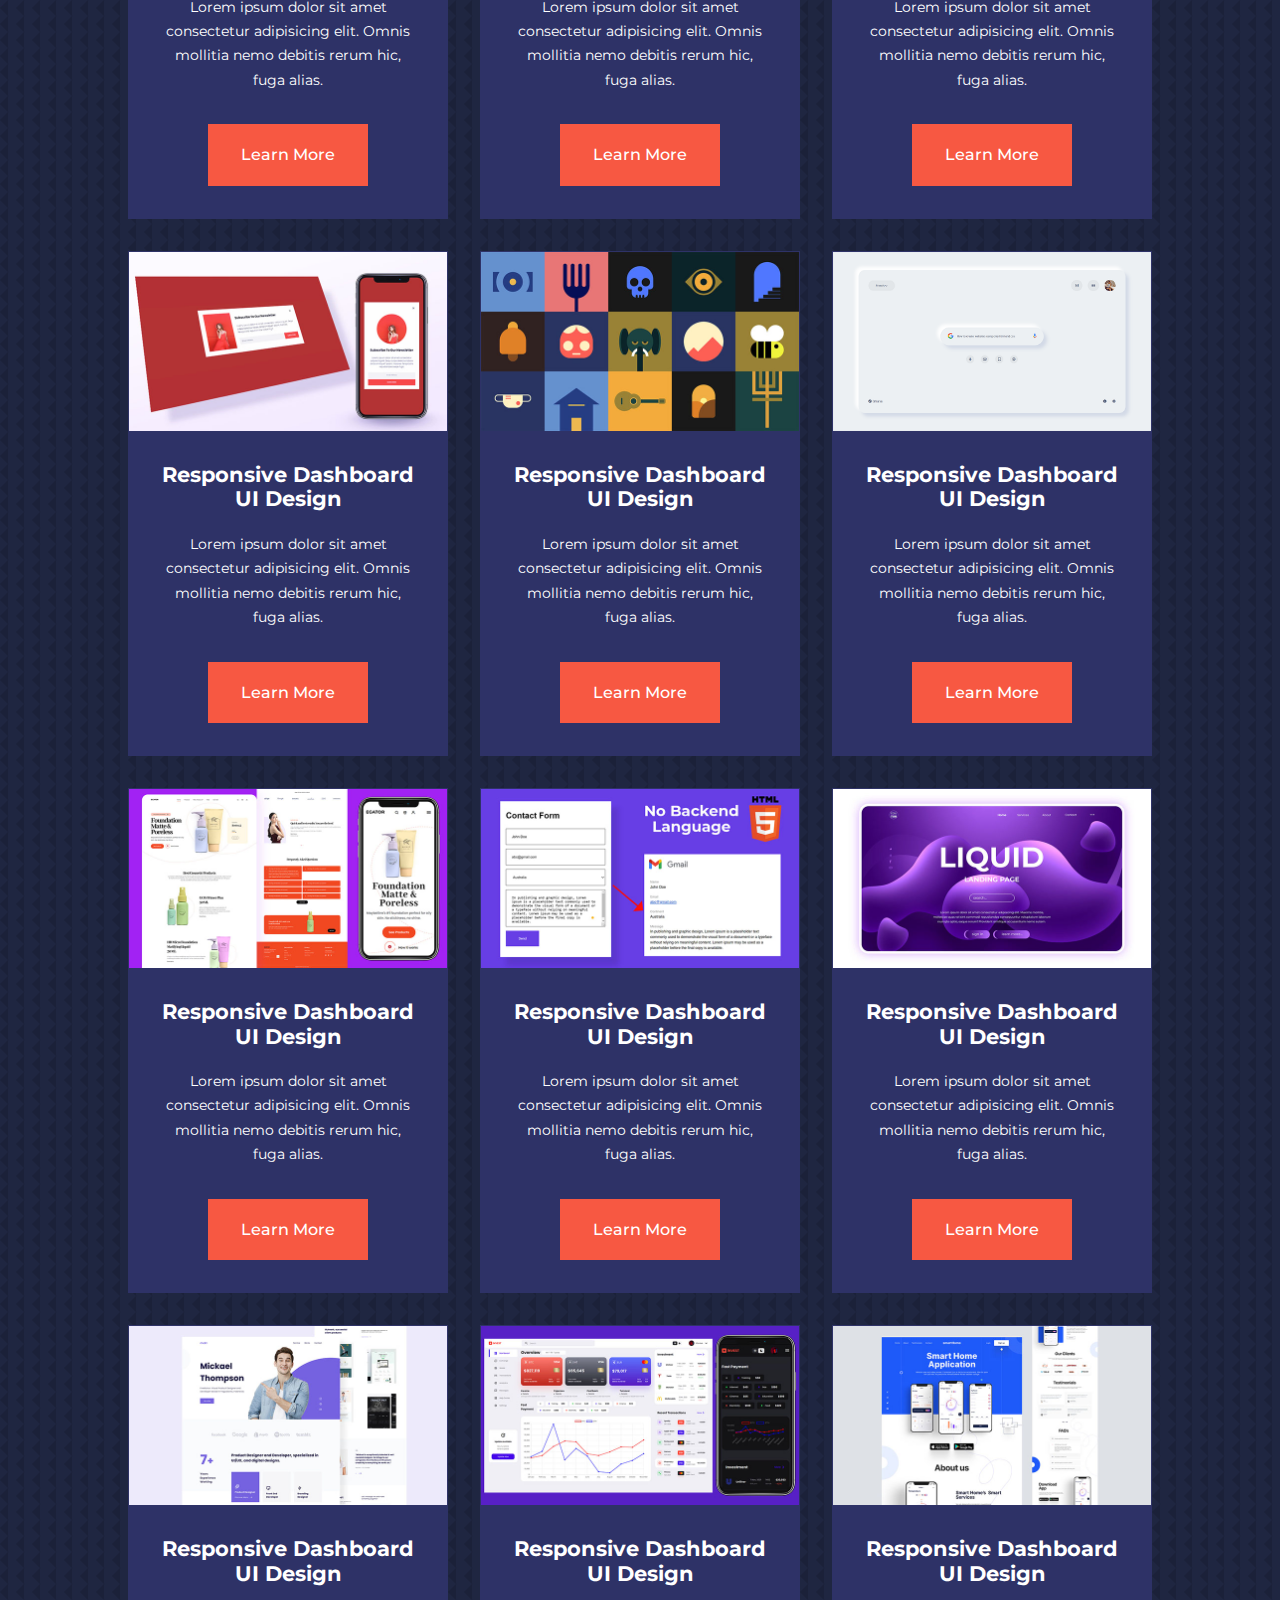
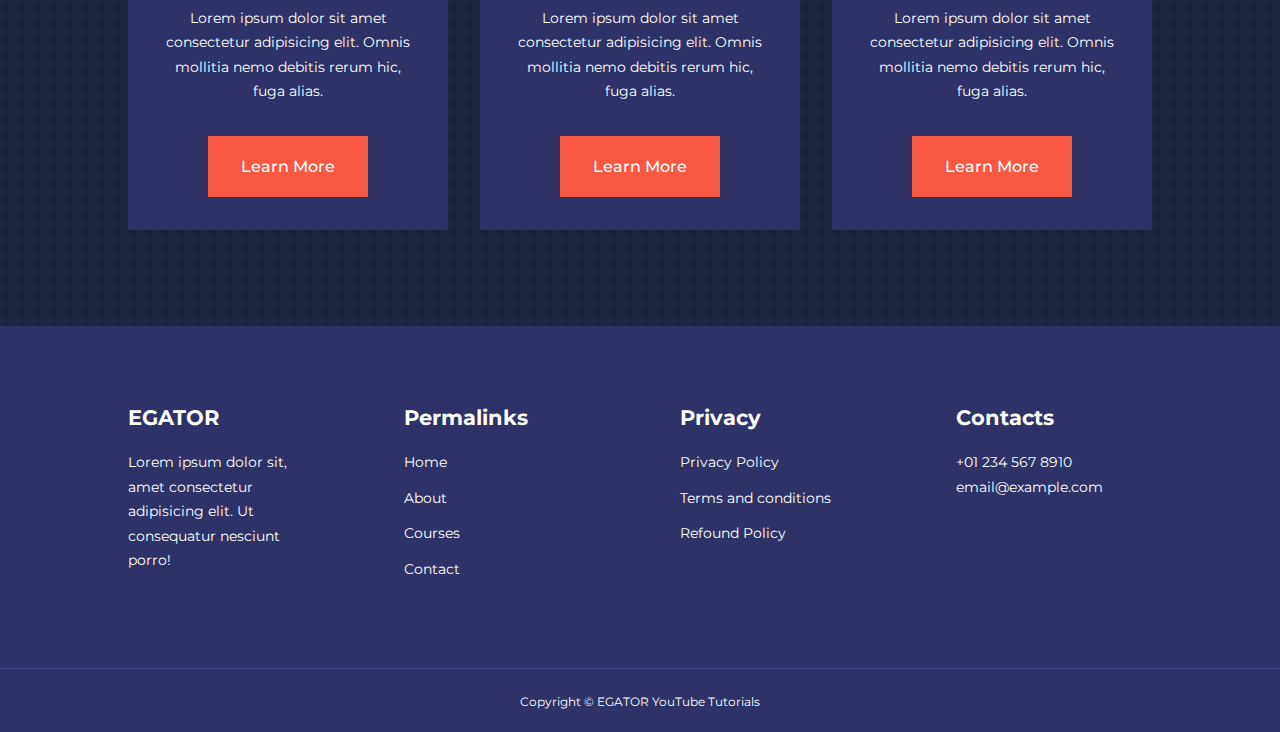
<file: courses.html>
<!DOCTYPE html>
<html lang='en'>

<head>
  <meta charset='UTF-8'>
  <meta name='viewport' content='width=device-width, initial-scale=1.0'>

  <!--========== UNICONS ICONS ==========-->
  <link rel="stylesheet" href="https://unicons.iconscout.com/release/v4.0.0/css/line.css">

  <!--========== CSS ==========-->
  <link rel='stylesheet' href='css/styles.css'>
  <link rel='stylesheet' href='css/about.css'>

  <!--========== SWIPER JS ==========-->
  <script src='https://cdn.jsdelivr.net/npm/swiper@8/swiper-bundle.min.js' defer></script>

  <!--========== JS ==========-->
  <script src='js/index.js' defer></script>
  <title>Multipage Website</title>

  <style>
    .courses {
      margin-top: 1rem;
    }
  </style>
</head>

<body>

  <!--========== NAV ==========-->
  <nav>
    <div class="nav__container container">
      <a href="index.html">
        <h4>EGATOR</h4>
      </a>

      <ul class="nav__menu">
        <li><a href="index.html">Home</a></li>
        <li><a href="about.html">About</a></li>
        <li><a href="courses.html">Courses</a></li>
        <li><a href="contact.html">Contact</a></li>
      </ul>

      <button id="open-menu-btn">
        <i class="uil uil-bars"></i>
      </button>

      <button class="close-menu-btn">
        <i class="uil uil-multiply"></i>
      </button>
    </div>
  </nav>

  <!--========== COURSES ==========-->
  <section class="courses section">
    <h2>Our Popular Courses</h2>

    <div class="courses__container container">
      <article class="course">
        <div class="course__img">
          <img src="img/course1.jpg" alt="course image">
        </div>

        <div class="course__info">
          <h4>Responsive Social Media Website UI Design</h4>
  
          <p>Lorem ipsum dolor sit amet consectetur adipisicing elit. Omnis mollitia nemo debitis rerum hic, fuga alias.</p>
  
          <a href="course.html" class="btn btn-primary">
            Learn More
          </a>
        </div>
      </article>

      <article class="course">
        <div class="course__img">
          <img src="img/course2.jpg" alt="course image">
        </div>

        <div class="course__info">
          <h4>Responsive Smarthome Website Design</h4>
  
          <p>Lorem ipsum dolor sit amet consectetur adipisicing elit. Omnis mollitia nemo debitis rerum hic, fuga alias.</p>
  
          <a href="course.html" class="btn btn-primary">
            Learn More
          </a>
        </div>
      </article>

      <article class="course">
        <div class="course__img">
          <img src="img/course3.jpg" alt="course image">
        </div>

        <div class="course__info">
          <h4>Responsive Dashboard UI Design</h4>
  
          <p>Lorem ipsum dolor sit amet consectetur adipisicing elit. Omnis mollitia nemo debitis rerum hic, fuga alias.</p>
  
          <a href="course.html" class="btn btn-primary">
            Learn More
          </a>
        </div>
      </article>

      <article class="course">
        <div class="course__img">
          <img src="img/course4.jpg" alt="course image">
        </div>

        <div class="course__info">
          <h4>Responsive Dashboard UI Design</h4>
  
          <p>Lorem ipsum dolor sit amet consectetur adipisicing elit. Omnis mollitia nemo debitis rerum hic, fuga alias.</p>
  
          <a href="course.html" class="btn btn-primary">
            Learn More
          </a>
        </div>
      </article>

      <article class="course">
        <div class="course__img">
          <img src="img/course5.jpg" alt="course image">
        </div>

        <div class="course__info">
          <h4>Responsive Dashboard UI Design</h4>
  
          <p>Lorem ipsum dolor sit amet consectetur adipisicing elit. Omnis mollitia nemo debitis rerum hic, fuga alias.</p>
  
          <a href="course.html" class="btn btn-primary">
            Learn More
          </a>
        </div>
      </article>

      <article class="course">
        <div class="course__img">
          <img src="img/course6.jpg" alt="course image">
        </div>

        <div class="course__info">
          <h4>Responsive Dashboard UI Design</h4>
  
          <p>Lorem ipsum dolor sit amet consectetur adipisicing elit. Omnis mollitia nemo debitis rerum hic, fuga alias.</p>
  
          <a href="course.html" class="btn btn-primary">
            Learn More
          </a>
        </div>
      </article>

      <article class="course">
        <div class="course__img">
          <img src="img/course7.jpg" alt="course image">
        </div>

        <div class="course__info">
          <h4>Responsive Dashboard UI Design</h4>
  
          <p>Lorem ipsum dolor sit amet consectetur adipisicing elit. Omnis mollitia nemo debitis rerum hic, fuga alias.</p>
  
          <a href="course.html" class="btn btn-primary">
            Learn More
          </a>
        </div>
      </article>

      <article class="course">
        <div class="course__img">
          <img src="img/course8.jpg" alt="course image">
        </div>

        <div class="course__info">
          <h4>Responsive Dashboard UI Design</h4>
  
          <p>Lorem ipsum dolor sit amet consectetur adipisicing elit. Omnis mollitia nemo debitis rerum hic, fuga alias.</p>
  
          <a href="course.html" class="btn btn-primary">
            Learn More
          </a>
        </div>
      </article>

      <article class="course">
        <div class="course__img">
          <img src="img/course9.jpg" alt="course image">
        </div>

        <div class="course__info">
          <h4>Responsive Dashboard UI Design</h4>
  
          <p>Lorem ipsum dolor sit amet consectetur adipisicing elit. Omnis mollitia nemo debitis rerum hic, fuga alias.</p>
  
          <a href="course.html" class="btn btn-primary">
            Learn More
          </a>
        </div>
      </article>

      <article class="course">
        <div class="course__img">
          <img src="img/course10.jpg" alt="course image">
        </div>

        <div class="course__info">
          <h4>Responsive Dashboard UI Design</h4>
  
          <p>Lorem ipsum dolor sit amet consectetur adipisicing elit. Omnis mollitia nemo debitis rerum hic, fuga alias.</p>
  
          <a href="course.html" class="btn btn-primary">
            Learn More
          </a>
        </div>
      </article>

      <article class="course">
        <div class="course__img">
          <img src="img/course11.jpg" alt="course image">
        </div>

        <div class="course__info">
          <h4>Responsive Dashboard UI Design</h4>
  
          <p>Lorem ipsum dolor sit amet consectetur adipisicing elit. Omnis mollitia nemo debitis rerum hic, fuga alias.</p>
  
          <a href="course.html" class="btn btn-primary">
            Learn More
          </a>
        </div>
      </article>

      <article class="course">
        <div class="course__img">
          <img src="img/course12.jpg" alt="course image">
        </div>

        <div class="course__info">
          <h4>Responsive Dashboard UI Design</h4>
  
          <p>Lorem ipsum dolor sit amet consectetur adipisicing elit. Omnis mollitia nemo debitis rerum hic, fuga alias.</p>
  
          <a href="course.html" class="btn btn-primary">
            Learn More
          </a>
        </div>
      </article>

      <article class="course">
        <div class="course__img">
          <img src="img/course13.jpg" alt="course image">
        </div>

        <div class="course__info">
          <h4>Responsive Dashboard UI Design</h4>
  
          <p>Lorem ipsum dolor sit amet consectetur adipisicing elit. Omnis mollitia nemo debitis rerum hic, fuga alias.</p>
  
          <a href="course.html" class="btn btn-primary">
            Learn More
          </a>
        </div>
      </article>

      <article class="course">
        <div class="course__img">
          <img src="img/course14.jpg" alt="course image">
        </div>

        <div class="course__info">
          <h4>Responsive Dashboard UI Design</h4>
  
          <p>Lorem ipsum dolor sit amet consectetur adipisicing elit. Omnis mollitia nemo debitis rerum hic, fuga alias.</p>
  
          <a href="course.html" class="btn btn-primary">
            Learn More
          </a>
        </div>
      </article>

      <article class="course">
        <div class="course__img">
          <img src="img/course15.jpg" alt="course image">
        </div>

        <div class="course__info">
          <h4>Responsive Dashboard UI Design</h4>
  
          <p>Lorem ipsum dolor sit amet consectetur adipisicing elit. Omnis mollitia nemo debitis rerum hic, fuga alias.</p>
  
          <a href="course.html" class="btn btn-primary">
            Learn More
          </a>
        </div>
      </article>

      <article class="course">
        <div class="course__img">
          <img src="img/course16.jpg" alt="course image">
        </div>

        <div class="course__info">
          <h4>Responsive Dashboard UI Design</h4>
  
          <p>Lorem ipsum dolor sit amet consectetur adipisicing elit. Omnis mollitia nemo debitis rerum hic, fuga alias.</p>
  
          <a href="course.html" class="btn btn-primary">
            Learn More
          </a>
        </div>
      </article>

      <article class="course">
        <div class="course__img">
          <img src="img/course17.jpg" alt="course image">
        </div>

        <div class="course__info">
          <h4>Responsive Dashboard UI Design</h4>
  
          <p>Lorem ipsum dolor sit amet consectetur adipisicing elit. Omnis mollitia nemo debitis rerum hic, fuga alias.</p>
  
          <a href="course.html" class="btn btn-primary">
            Learn More
          </a>
        </div>
      </article>

      <article class="course">
        <div class="course__img">
          <img src="img/course18.jpg" alt="course image">
        </div>

        <div class="course__info">
          <h4>Responsive Dashboard UI Design</h4>
  
          <p>Lorem ipsum dolor sit amet consectetur adipisicing elit. Omnis mollitia nemo debitis rerum hic, fuga alias.</p>
  
          <a href="course.html" class="btn btn-primary">
            Learn More
          </a>
        </div>
      </article>
    </div>
  </section>

  <!--========== FOOTER ==========-->
  <footer class="footer">
    <div class="footer__container container">
      <div class="footer__1">
        <a href="index.html" class="footer__logo">
          <h4>EGATOR</h4>
        </a>

        <p>Lorem ipsum dolor sit, amet consectetur adipisicing elit. Ut consequatur nesciunt porro!</p>
      </div>

      <div class="footer__2">
        <h4>Permalinks</h4>

        <ul class="permalinks">
          <li><a href="index.html">Home</a></li>
          <li><a href="about.html">About</a></li>
          <li><a href="courses.html">Courses</a></li>
          <li><a href="contact.html">Contact</a></li>
        </ul>
      </div>

      <div class="footer__3">
        <h4>Privacy</h4>

        <ul class="privacy">
          <li><a href="#">Privacy Policy</a></li>
          <li><a href="#">Terms and conditions</a></li>
          <li><a href="#">Refound Policy</a></li>
        </ul>
      </div>

      <div class="footer__4">
        <h4>Contacts</h4>

        <div>
          <p>+01 234 567 8910</p>
          <p>email@example.com</p>
        </div>

        <ul class="footer__socials">
          <li>
            <a href="">
              <i class="uil uil-facebook-f"></i>
            </a>
          </li>
          <li>
            <a href="">
              <i class="uil uil-instagram"></i>
            </a>
          </li>
          <li>
            <a href="">
              <i class="uil uil-twitter-alt"></i>
            </a>
          </li>
          <li>
            <a href="">
              <i class="uil uil-linkedin"></i>
            </a>
          </li>
        </ul>
      </div>
    </div>

    <div class="footer__copyright">
      <small>Copyright &copy; EGATOR YouTube Tutorials</small>
    </div>
  </footer>
</body>

</html>
</file>
<file: css/styles.css>
@import url('https://fonts.googleapis.com/css2?family=Montserrat:wght@300;400;500;600;700;800;900&display=swap');

* {
  margin: 0;
  padding: 0;
  border: 0;
  outline: 0;
  text-decoration: none;
  list-style: none;
  box-sizing: border-box;
}

:root {
  --color-primary: #6c63ff;
  --color-success: #00bf8e;
  --color-warning: #f7c94b;
  --color-danger: #f75842;
  --color-danger-variant: rgba(247, 88, 66, 0.4);
  --color-white: #FFF;
  --color-light: rgba(255, 255, 255, 0.7);
  --color-black: #000;
  --color-bg: #1f2641;
  --color-bg1: #2e3267;
  --color-bg2: #424890;


  --container-width-lg: 80%;
  --container-width-md: 90%;
  --container-width-sm: 94%;

  --transition: all 400ms ease;
}

body {
  font-family: 'Montserrat', sans-serif;
  line-height: 1.7;
  color: var(--color-white);
  background: var(--color-bg) url(../img/bg-texture.png); 
}

.container {
  width: var(--container-width-lg);
  margin: 0 auto;
}

.section {
  padding: 6rem 0;
}

.section h2 {
  text-align: center;
  margin-bottom: 4rem;
}

h1,
h2,
h3,
h4,
h5 {
  line-height: 1.2;
}

h1 {
  font-size: 2.4rem;
}

h2 {
  font-size: 2rem;
}

h3 {
  font-size: 1.6rem;
}

h4 {
  font-size: 1.3rem;
}

a {
  color: var(--color-white);
}

img {
  width: 100%;
  display: block;
  object-fit: cover;
}

.btn {
  display: inline-block;
  background-color: var(--color-white);
  color: var(--color-black);
  padding: 1rem 2rem;
  border: 1px solid transparent;
  font-weight: 500;
  transition: var(--transition);
}

.btn:hover {
  background-color: transparent;
  color: var(--color-white);
  border-color: var(--color-white);
}

.btn-primary {
  background-color: var(--color-danger);
  color: var(--color-white);
}

/*========= NAV ========*/
nav {
  background-color: transparent;
  width: 100vw;
  height: 5rem;
  position: fixed;
  top: 0;
  z-index: 11;
  transition: var(--transition);
}

/* Window scroll */
.window-scroll {
  background-color: var(--color-primary);
  box-shadow: 0 1rem 2rem rgba(0,0,0,0.2);
}

.nav__container {
  height: 100%;
  display: flex;
  justify-content: space-between;
  align-items: center;
}

nav button {
  display: none;
}

.nav__menu {
  display: flex;
  align-items: center;
  gap: 4rem;
}

.nav__menu a {
  font-size: 0.9rem;
  transition: var(--transition);
}

.nav__menu a:hover {
  color: var(--color-bg2);
}

/*========= HEADER ========*/
header {
  position: relative;
  top: 5rem;
  overflow: hidden;
  height: 70vh;
  margin-bottom: 5rem;
}

.header__container {
  display: grid;
  grid-template-columns: 1fr 1fr;
  align-items: center;
  gap: 5rem;
  height: 100%;
}

.header__left p {
  margin: 1rem 0 2.4rem;
}

/*========= CATEGORIES ========*/
.categories {
  background-color: var(--color-bg1);
  height: 32rem;
}

.categories h1 {
  line-height: 1;
  margin-bottom: 3rem;
}

.categories__container {
  display: grid;
  grid-template-columns: 40% 60%;
}
.categories__left {
  margin-right: 4rem;
}

.categories__left p {
  margin: 1rem 0 3rem;
}

.categories__right {
  display: grid;
  grid-template-columns: repeat(3, 1fr);
  gap: 1.2rem;
}

.category {
  background: var(--color-bg2);
  padding: 2rem;
  border-radius: 2rem;
  transition: var(--transition);
}

.category:hover {
  box-shadow: 0 3rem 3rem rgba(0,0,0,0.3);
  z-index: 1;
}

.category:nth-child(2) .category__icon {
  background-color: var(--color-danger);
}

.category:nth-child(3) .category__icon {
  background-color: var(--color-success);
}

.category:nth-child(4) .category__icon {
  background-color: var(--color-warning);
}

.category:nth-child(5) .category__icon {
  background-color: var(--color-success);
}

.category__icon {
  background-color: var(--color-primary);
  padding: 1rem;
  border-radius: .9rem;
}

.category h5 {
  margin: 2rem 0 1rem;
}

.category p {
  font-size: .85rem;
}

/*========= COURSES ========*/
.courses {
  margin-top: 10rem;
}

.courses__container {
  display: grid;
  grid-template-columns: repeat(3, 1fr);
  gap: 2rem;
}

.course {
  background-color: var(--color-bg1);
  text-align: center;
  border: 1px solid transparent;
  transition: var(--transition);
}

.course:hover {
  background-color: transparent;
  border-color: var(--color-primary);
}

.course__info {
  padding: 2rem;
}

.course__info p {
  margin: 1.2rem 0 2rem;
  font-size: .9rem;
}

/*========= FAQS ========*/
.faqs {
  background-color: var(--color-bg1);
  box-shadow: inset 0 0 3rem rgba(0,0,0,0.5);
}

.faqs__container {
  display: grid;
  grid-template-columns: 1fr 1fr;
  gap: 1rem;
}

.faq {
  padding: 2rem;
  display: flex;
  align-items: center;
  gap: 1.4rem;
  height: fit-content;
  background-color: var(--color-primary);
  cursor: pointer;
}

.faq h4 {
  font-size: 1rem;
  line-height: 2.2;
}

.faq__icon {
  align-self: flex-start;
  font-size: 1.2rem;
}

.faq p {
  margin-top: .8rem;
  display: none;
}

.faq.open p {
  display: block;
}

/*========= TESTIMONIALS ========*/
.testimonial__container {
  overflow-x: hidden;
  position: relative;
  margin-bottom: 5rem;
}

.testimonial {
  padding-top: 2rem;
}

.avatar {
  width: 6rem;
  height: 6rem;
  border-radius: 50%;
  overflow: hidden;
  margin: 0 auto 1rem;
  border: 1rem solid var(--color-bg1);
}

.testimonial__info {
  text-align: center;
}

.testimonial__body {
  background-color: var(--color-primary);
  padding: 2rem;
  margin-top: 3rem;
  position: relative;
}

.testimonial__body::before {
  content: "";
  display: block;
  background: linear-gradient(135deg, 
                              transparent, 
                              var(--color-primary), 
                              var(--color-primary), 
                              var(--color-primary)); 
  width: 3rem;
  height: 3rem;
  position: absolute;
  left: 50%;
  top: -1.5rem;
  transform: translateX(-50%) rotate(45deg);
}

.swiper-pagination {
  padding-top: 2rem;
  position: relative;
}

/*========= FOOTER ========*/
.footer {
  background-color: var(--color-bg1);
  padding-top: 5rem;
  font-size: .9rem;
}

.footer__container {
  display: grid;
  grid-template-columns: repeat(4, 1fr);
  gap: 5rem;
}

.footer__container > div h4 {
  margin-bottom: 1.2rem;
}

.footer__1 p {
  margin: 0 0 2rem;
}

.footer ul li {
  margin-bottom: .7rem;
}

.footer ul li a:hover {
  text-decoration: underline;
}

.footer__socials {
  display: flex;
  gap: 1rem;
  font-size: 1.2rem;
  margin-top: 2rem;
}

.footer__copyright {
  text-align: center;
  margin-top: 4rem;
  padding: 1.2rem 0;
  border-top: 1px solid var(--color-bg2);
}

/*========= MEDIA QUERIES (TABLETS) ========*/
@media screen and (max-width: 1024px) {
  .container {
    width: var(--container-width-md);
  }

  h1 {
    font-size: 2.2rem;
  }

  h2 {
    font-size: 1.7rem;
  }
  
  h3 {
    font-size: 1.4rem;
  }

  h4 {
    font-size: 1.2rem;
  }

  nav button {
    display: inline-block;
    background-color: transparent;
    font-size: 1.8rem;
    color: var(--color-white);
    cursor: pointer;
  }
  nav button.close-menu-btn {
    display: none;
  }

  .nav__menu {
    position: fixed;
    top: 5rem;
    right: 5%;
    height: fit-content;
    width: 18rem;
    flex-direction: column;
    gap: 0;
    display: none;
  }
  .nav__menu li {
    width: 100%;
    height: 5.8rem;
    animation: animateNavItems 400ms linear forwards;
    transform-origin: top right;
    opacity: 0;
  }
  .nav__menu li:nth-child(2) {
    animation-delay: 200ms;
  }
  .nav__menu li:nth-child(3) {
    animation-delay: 400ms;
  }
  .nav__menu li:nth-child(4) {
    animation-delay: 600ms;
  }
  @keyframes animateNavItems {
    from {
      transform: rotateZ(-90deg) rotateX(90deg) scale(.1);
    }
    to {
      transform: rotateZ(0) rotateX(0) scale(1);
      opacity: 1;
    }
  }
  .nav__menu li a {
    background-color: var(--color-primary);
    box-shadow: -4rem 6rem 10rem rgba(0,0,0,.6);
    width: 100%;
    height: 100%;
    display: grid;
    place-items: center;
  }
  .nav__menu li a:hover {
    background-color: var(--color-bg2);
    color: var(--color-white);
  }

  header {
    height: 52vh;
    margin-bottom: 4rem;
  }
  .header__container {
    gap: 0;
    padding-bottom: 3rem;
  }


  .categories {
    height: auto;
  }
  .categories__container {
    grid-template-columns: 1fr;
    gap: 3rem;
  }
  .categories__left {
    margin-right: 0;
  }
  .courses {
    margin-top: 0;
  }
  .courses__container {
    grid-template-columns: 1fr 1fr;
  }

  .faqs__container {
    grid-template-columns: 1fr;
  }
  .faq {
    padding: 1.5rem;
  }

  .footer__container {
    grid-template-columns: 1fr 1fr;
  }
}

/*========= PHONES ========*/
@media screen and (max-width: 600px) {
  .container {
    width: var(--container-width-sm);
  }

  .nav__menu {
    right: 3%;
  }

  header {
    height: 100vh;
  }

  .header__container {
    grid-template-columns: 1fr;
    text-align: center;
    margin-top: -2rem;
  }
  .header__left p {
    margin-bottom: 1.3rem;
  }

  .categories__right {
    grid-template-columns: 1fr 1fr;
    gap: .7rem;
  }
  .category {
    padding: 1rem;
    border-radius: 1rem;
  }
  .category__icon {
    margin-top: 4px;
    display: inline-block;
  }

  .courses__container {
    grid-template-columns: 1fr;
  }

  .testimonial__body {
    padding: 1.2rem;
  }

  .footer__container {
    grid-template-columns: 1fr;
    text-align: center;
    gap: 2rem;
  }
  .footer__1 p {
    margin: 1rem auto;
  }
  .footer__socials {
    justify-content: center;
  }
}
</file>
<file: css/about.css>
/**========= ABOUT PAGE ========**/
/*========= ACHIEVEMENTS ========*/
.about__achievements {
  margin-top: 3rem;
}

.about__achievements-container {
  display: grid;
  grid-template-columns: 40% 60%;
  gap: 5rem;
}

.about__achievements-right > p {
  margin: 1.6rem 0 2.5rem;
}

.achievements__cards {
  display: grid;
  grid-template-columns: repeat(3, 1fr);
  gap: 1.5rem;
}

.achievement__card {
  background-color: var(--color-bg1);
  padding: 1.6rem;
  border-radius: 1rem;
  text-align: center;
  transition: var(--transition);
}

.achievement__card:hover {
  background-color: var(--color-bg2);
  box-shadow: 0 3rem 3rem rgba(0,0,0,.2);
}

.achievement__icon {
  background-color: var(--color-danger);
  padding: .6rem;
  border-radius: 1rem;
  display: inline-block;
  margin-bottom: 2rem;
  font-size: 2rem;
}

.achievement__card:nth-child(2) .achievement__icon {
  background-color: var(--color-success);
}

.achievement__card:nth-child(3) .achievement__icon {
  background-color: var(--color-primary);
}

.achievement__card p {
  margin-top: 1rem;
}

/*========= TEAM ========*/
.team {
  background: var(--color-bg1);
  box-shadow: inset 0 0 3rem rgba(0,0,0,.5);
}

.team__container {
  display: grid;
  grid-template-columns: repeat(4, 1fr);
  gap: 2rem;
}

.team__member {
  background-color: var(--color-bg2);
  padding: 2rem;
  border: 1px solid transparent;
  transition: var(--transition);
  position: relative;
  overflow: hidden;
}

.team__member:hover {
  background-color: transparent;
  border-color: var(--color-primary);
}

.team__member-image img {
  filter: saturate(0);
}

.team__member-image:hover img {
  filter: saturate(1);
}

.team__member-info * {
  text-align: center;
  margin-top: 1.4rem;
}

.team__member-info p {
  color: var(--color-light);
}

.team__member-socials {
  position: absolute;
  top: 50%;
  right: -100%;
  transform: translateY(-50%);
  display: flex;
  flex-direction: column;
  background-color: var(--color-primary);
  border-radius: 1rem 0 0 1rem;
  box-shadow: -2rem 0 2rem rgba(0,0,0,.3);
  transition: var(--transition);
}

.team__member:hover .team__member-socials {
  right: 0;
}

.team__member-socials a {
  padding: 1rem;
}

/*========= MEDIA QUERY ========*/
/*========= For tablets ========*/
@media screen and (max-width: 1024px) {
  .about__achievements {
    margin-top: 2rem;
  }

  .about__achievements-container {
    grid-template-columns: 1fr;
    gap: 4rem;
  }

  .about__achievements-left {
    width: 80%;
    margin: 0 auto;
  }

  .team__container {
    grid-template-columns: repeat(3, 1fr);
    gap: 1.5rem;
  }

  .team__member {
    padding: 1rem;
  }
}

/*========= For mobile ========*/
@media screen and (max-width: 600px) {
  .achievements__cards {
    grid-template-columns: 1fr 1fr;
    gap: .7rem;
  }

  .team__container {
    grid-template-columns: 1fr 1fr; 
    gap: .7rem;
  }

  .team__member {
    padding: 0;
  }

  .team__member p {
    margin-bottom: 1.5rem;
  }
}
</file>
<file: css/contact.css>
/**========= CONTACT PAGE ========**/
/*========= CONTACT ========*/
.contact__container {
  background-color: var(--color-bg1);
  padding: 4rem;
  display: grid;
  grid-template-columns: 40% 60%;
  height: 30rem;
  margin: 7rem auto 7rem;
  border-radius: 1rem;
  gap: 4rem;
}

.contact__aside {
  background-color: var(--color-primary);
  padding: 3rem;
  border-radius: 1rem;
  position: relative;
  bottom: 10rem;
}

.aside__image {
  width: 12rem;
  margin-bottom: 2rem;
}

.contact__aside h2 {
  text-align: initial;
  margin-bottom: 1rem;
}

.contact__aside p {
  font-size: .9rem;
  margin-bottom: 2rem;
}

.contact__details li {
  display: flex;
  gap: 1rem;
  align-items: center;
  margin-bottom: 1rem;
}

.contact__socials {
  display: flex;
  gap: .8rem;
  margin-top: 3rem;
}

.contact__socials a {
  background-color: var(--color-bg2);
  padding: .5rem;
  border-radius: 50%;
  font-size: .9rem;
  transition: var(--transition);
}

.contact__socials a:hover {
  background-color: transparent;
}

/*========= FORM ========*/
.contact__form {
  display: flex;
  flex-direction: column;
  gap: 1.2rem;
  margin-right: 4rem;
}

.form__name {
  display: flex;
  gap: 1.2rem;
}

.form__name input[type="text"] {
  width: 50%;
}

input, 
textarea {
  width: 100%;
  padding: 1rem;
  background-color: var(--color-bg);
  color: var(--color-white);
}

.contact__form button {
  width: max-content;
  margin-top: 1rem;
  cursor: pointer;
}

/*========= MEDIA QUERIES ========*/
/* For medium devices */
@media screen and (max-width: 1024px) {
  .contact {
    padding-bottom: 0;
  }

  .contact__container {
    gap: 1.5rem;
    margin-top: 3rem;
    height: auto;
    padding: 1.5rem;
  }

  .contact__aside {
    width: auto;
    padding: 1.5rem;
    bottom: 0;
  }

  .contact__form  {
    align-self: center;
    margin-right: 1.5rem;
  }
}

/* For small devices */
@media screen and (max-width: 600px) {
  .contact__container {
    grid-template-columns: 1fr;
    gap: 3rem;
    margin-top: 0;
    padding: 0;
  }

  .contact__form {
    margin: 0 1.5rem 3rem;
  }

  .form__name {
    flex-direction: column;
  }

  .form__name input[type="text"] {
    width: 100%;
  }
}
</file>
